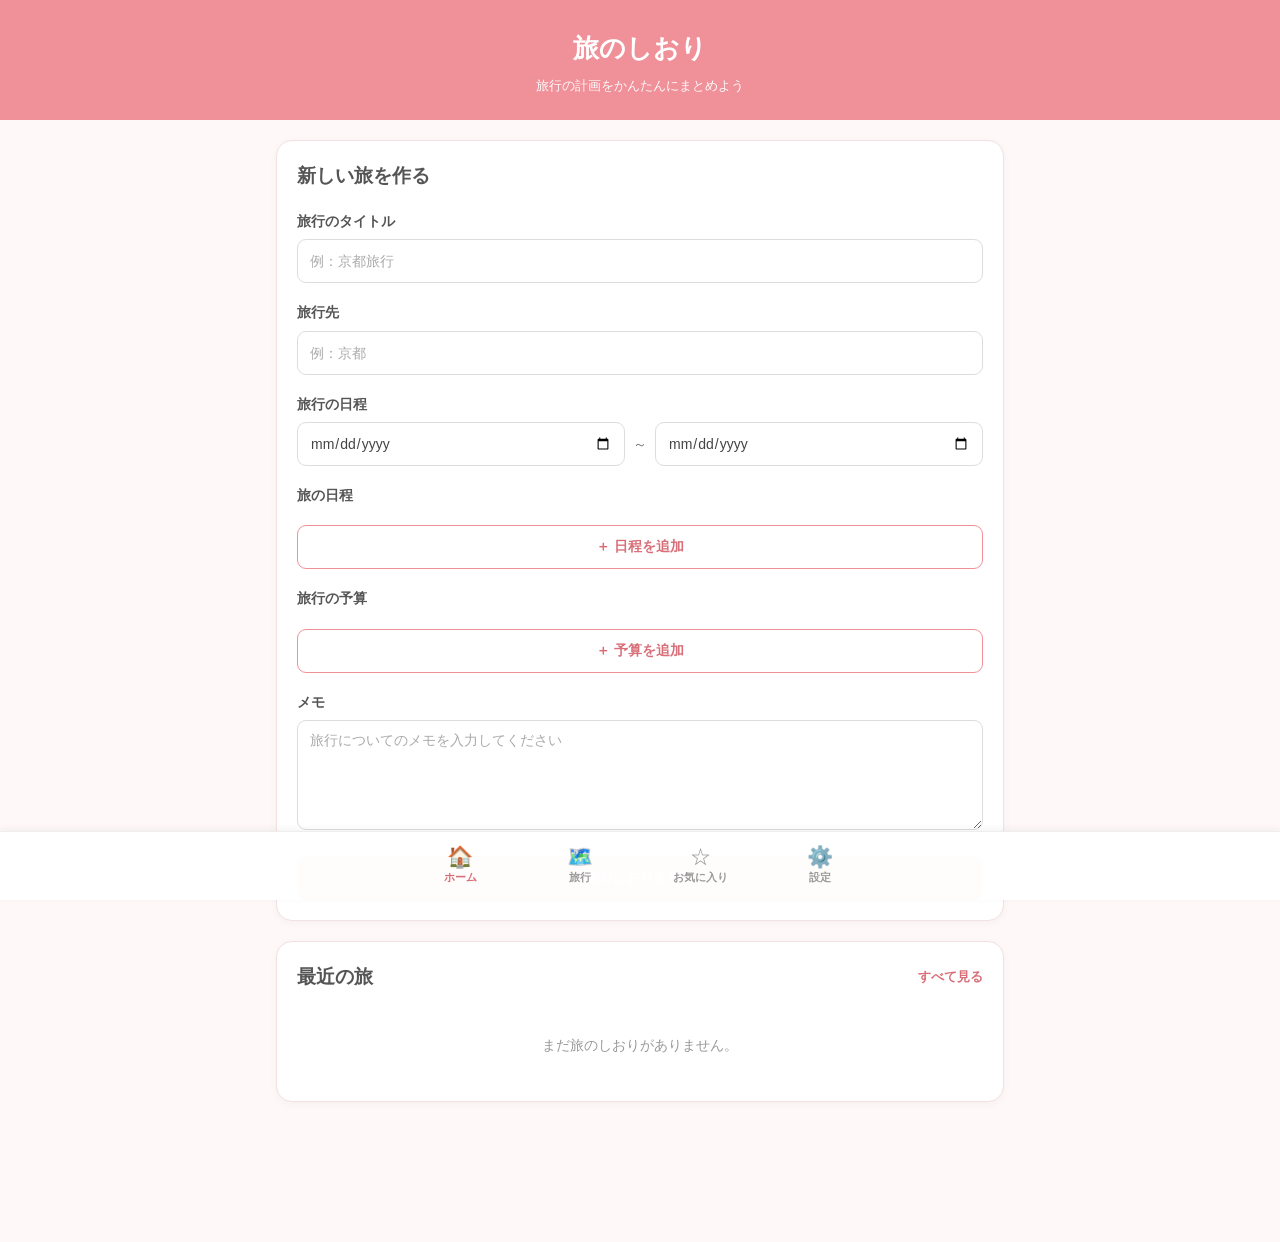
<file: index.html>
<!DOCTYPE html>
<html lang="ja">

<head>

    <meta charset="UTF-8">

    <meta name="viewport" content="width=device-width, initial-scale=1.0">

    <meta name="theme-color" content="#f09199">

    <meta name="description" content="旅行の計画や予定をまとめられる旅のしおりアプリ">

    <title>旅のしおり</title>

    <link rel="manifest" href="manifest.json">

    <link rel="stylesheet" href="style.css">

</head>

<body>

    <!-- =========================================
         ヘッダー
         ========================================= -->

    <header class="app-header">

        <h1>旅のしおり</h1>

        <p>
            旅行の計画をかんたんにまとめよう
        </p>

    </header>


    <!-- =========================================
         メイン
         ========================================= -->

    <main class="main-content">


        <!-- =====================================
             新しい旅を作る
             ===================================== -->

        <section class="content-section">

            <div class="section-title">

                <h2>新しい旅を作る</h2>

            </div>


            <!-- 旅行タイトル -->

            <div class="form-group">

                <label for="trip-title">
                    旅行のタイトル
                </label>

                <input type="text" id="trip-title" placeholder="例：京都旅行">

            </div>


            <!-- 旅行先 -->

            <div class="form-group">

                <label for="destination">
                    旅行先
                </label>

                <input type="text" id="destination" placeholder="例：京都">

            </div>


            <!-- 日程 -->

            <div class="form-group">

                <label>
                    旅行の日程
                </label>

                <div class="date-input-row">

                    <input type="date" id="start-date">

                    <span>～</span>

                    <input type="date" id="end-date">

                </div>

            </div>


            <!-- =================================
                 旅の日程
                 ================================= -->

            <div class="form-group">

                <label>
                    旅の日程
                </label>

                <div id="schedule-list">
                    <!-- 日程をここに追加 -->
                </div>

                <button type="button" class="secondary-button" id="add-schedule-button">
                    ＋ 日程を追加
                </button>

            </div>


            <!-- =================================
                 旅行の予算
                 ================================= -->

            <div class="form-group">

                <label>
                    旅行の予算
                </label>

                <div id="budget-list">
                    <!-- 予算項目をここに追加 -->
                </div>

                <button type="button" class="secondary-button" id="add-budget-button">
                    ＋ 予算を追加
                </button>

            </div>


            <!-- =================================
                 メモ
                 ================================= -->

            <div class="form-group">

                <label for="trip-memo">
                    メモ
                </label>

                <textarea id="trip-memo" rows="5" placeholder="旅行についてのメモを入力してください"></textarea>

            </div>


            <!-- =================================
                 作成ボタン
                 ================================= -->

            <button type="button" class="primary-button" id="create-trip-button">
                旅のしおりを作る
            </button>


        </section>


        <!-- =====================================
             最近の旅
             ===================================== -->

        <section class="content-section">

            <div class="section-header">

                <h2>最近の旅</h2>

                <a href="travel.html" class="section-link">
                    すべて見る
                </a>

            </div>


            <div id="home-trip-list" class="trip-list">
                <!-- 作成した旅行をここに表示 -->
            </div>

        </section>


    </main>


    <!-- =========================================
         下部ナビゲーション
         ========================================= -->

    <nav class="bottom-navigation">

        <a href="index.html" class="nav-item active">

            <span class="nav-icon">🏠</span>

            <span class="nav-label">
                ホーム
            </span>

        </a>


        <a href="travel.html" class="nav-item">

            <span class="nav-icon">🗺️</span>

            <span class="nav-label">
                旅行
            </span>

        </a>


        <a href="favorite.html" class="nav-item">

            <span class="nav-icon">☆</span>

            <span class="nav-label">
                お気に入り
            </span>

        </a>


        <a href="setting.html" class="nav-item">

            <span class="nav-icon">⚙️</span>

            <span class="nav-label">
                設定
            </span>

        </a>

    </nav>


    <!-- =========================================
         JavaScript
         ========================================= -->

    <script src="script.js"></script>


</body>

</html>
</file>
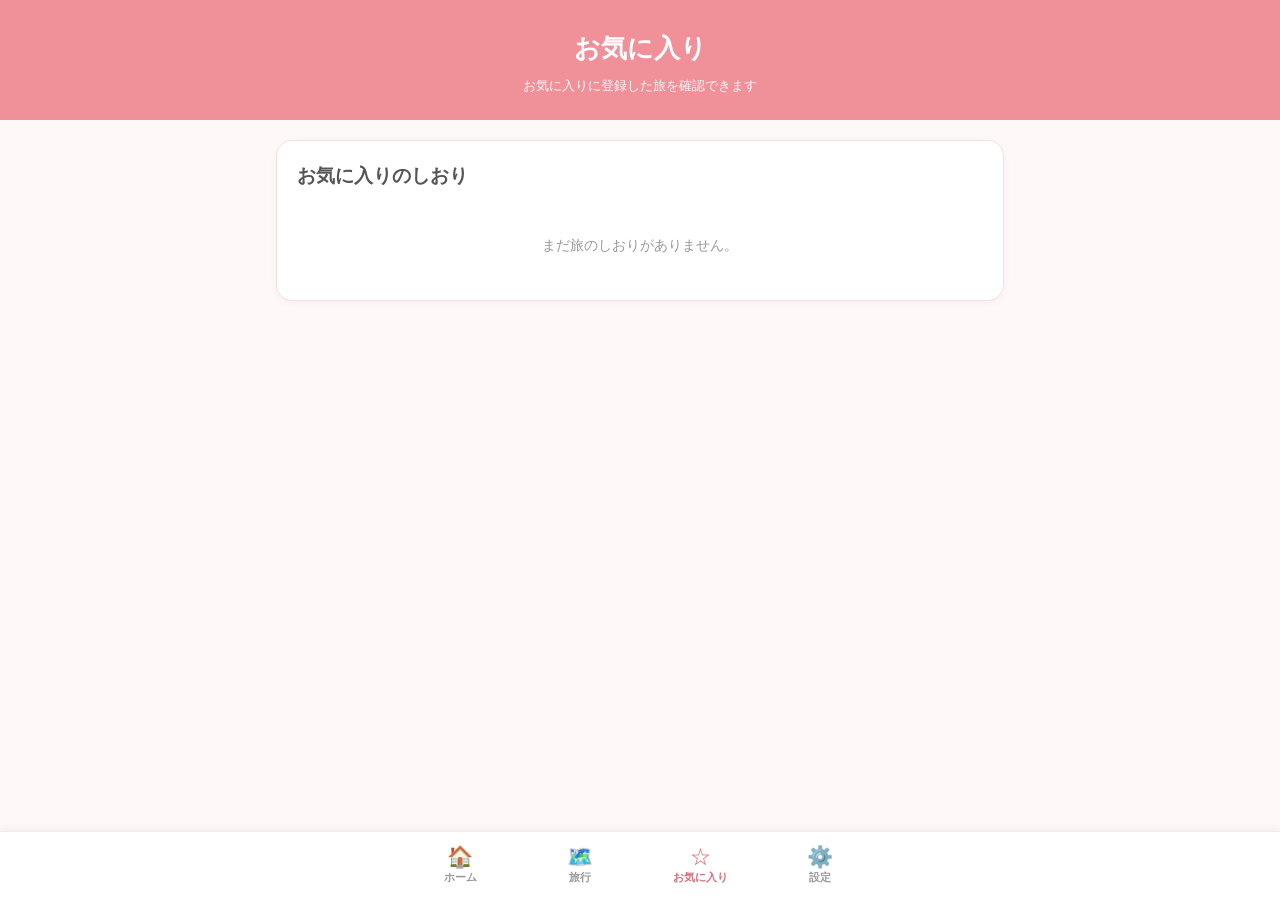
<file: favorite.html>
<!DOCTYPE html>
<html lang="ja">

<head>

    <meta charset="UTF-8">

    <meta name="viewport" content="width=device-width, initial-scale=1.0">

    <meta name="theme-color" content="#f09199">

    <meta name="description" content="お気に入りに登録した旅のしおりを確認できるアプリ">

    <title>お気に入り｜旅のしおり</title>

    <link rel="manifest" href="manifest.json">

    <link rel="stylesheet" href="style.css">

</head>

<body>

    <!-- =========================================
         ヘッダー
         ========================================= -->

    <header class="app-header">

        <h1>お気に入り</h1>

        <p>
            お気に入りに登録した旅を確認できます
        </p>

    </header>


    <!-- =========================================
         メイン
         ========================================= -->

    <main class="main-content">

        <!-- =====================================
             お気に入りのしおり
             ===================================== -->

        <section class="content-section">

            <div class="section-title">

                <h2>お気に入りのしおり</h2>

            </div>


            <div id="favorite-plan-list" class="trip-list">
                <!-- お気に入りのしおりをここに表示 -->
            </div>

        </section>


    </main>


    <!-- =========================================
         下部ナビゲーション
         ========================================= -->

    <nav class="bottom-navigation">

        <a href="index.html" class="nav-item">

            <span class="nav-icon">🏠</span>

            <span class="nav-label">
                ホーム
            </span>

        </a>


        <a href="travel.html" class="nav-item">

            <span class="nav-icon">🗺️</span>

            <span class="nav-label">
                旅行
            </span>

        </a>


        <a href="favorite.html" class="nav-item active">

            <span class="nav-icon">☆</span>

            <span class="nav-label">
                お気に入り
            </span>

        </a>


        <a href="setting.html" class="nav-item">

            <span class="nav-icon">⚙️</span>

            <span class="nav-label">
                設定
            </span>

        </a>

    </nav>


    <!-- =========================================
         JavaScript
         ========================================= -->

    <script src="script.js"></script>


</body>

</html>
</file>
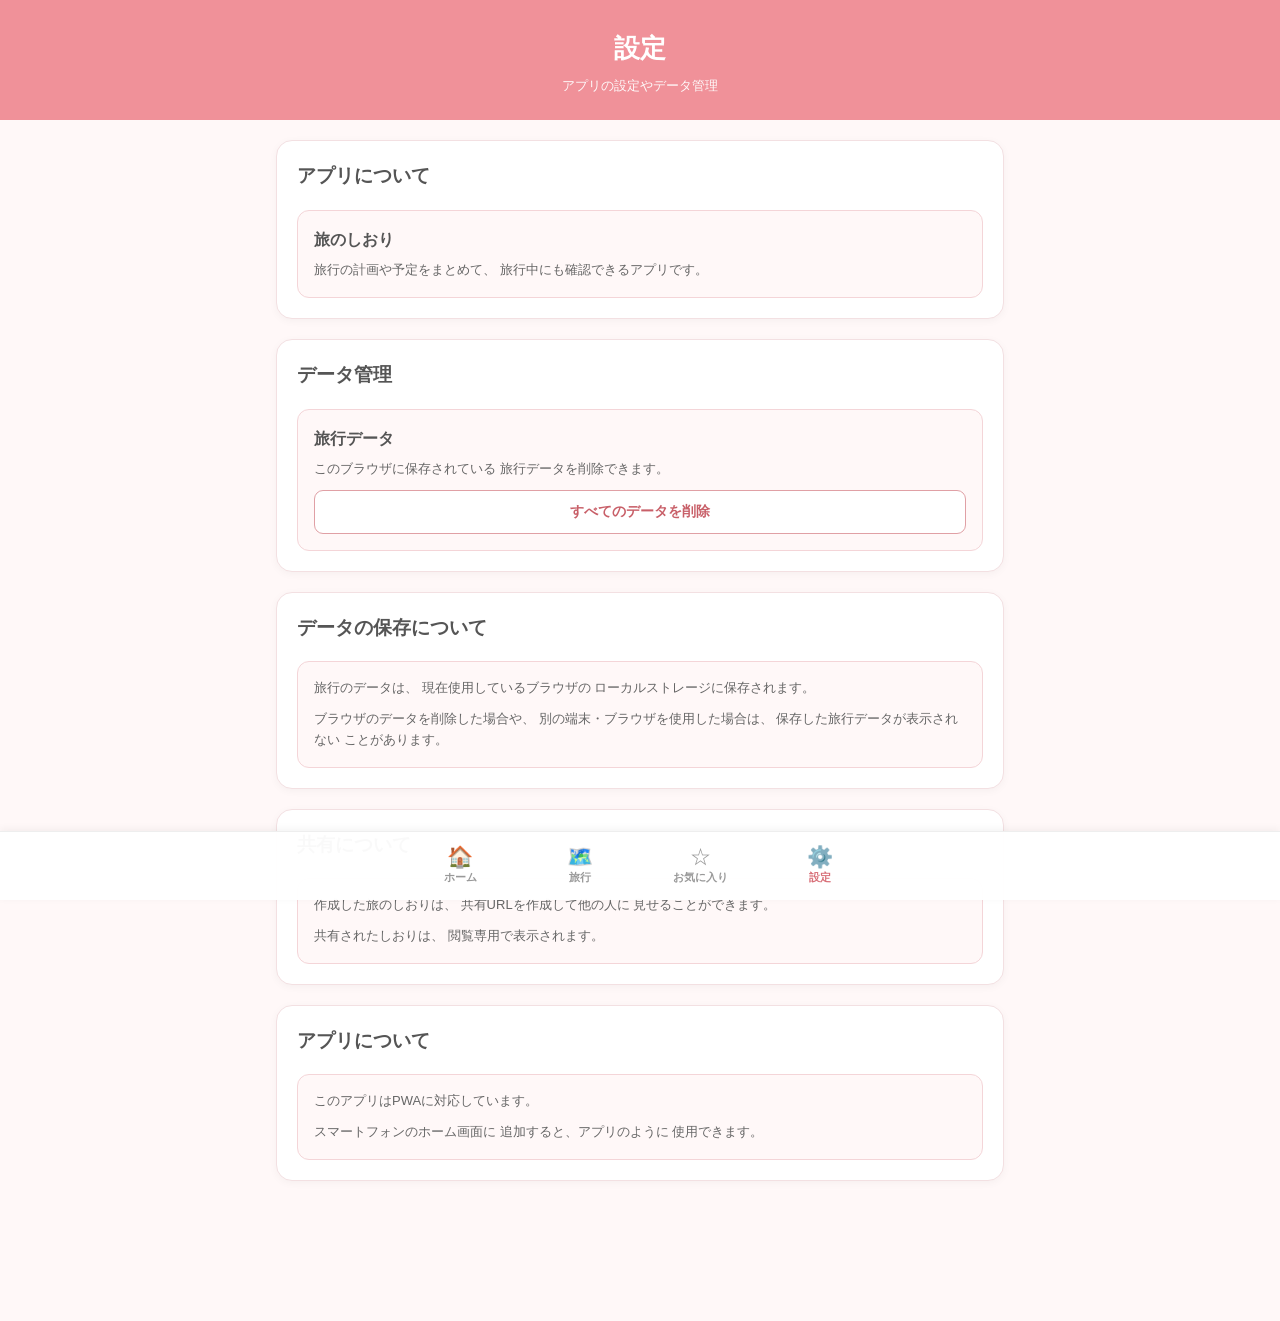
<file: setting.html>
<!DOCTYPE html>
<html lang="ja">

<head>

    <meta charset="UTF-8">

    <meta name="viewport" content="width=device-width, initial-scale=1.0">

    <meta name="theme-color" content="#f09199">

    <meta name="description" content="旅のしおりアプリの設定">

    <title>設定｜旅のしおり</title>

    <link rel="manifest" href="manifest.json">

    <link rel="stylesheet" href="style.css">

</head>

<body>

    <!-- =========================================
         ヘッダー
         ========================================= -->

    <header class="app-header">

        <h1>設定</h1>

        <p>
            アプリの設定やデータ管理
        </p>

    </header>


    <!-- =========================================
         メイン
         ========================================= -->

    <main class="main-content">


        <!-- =====================================
             アプリについて
             ===================================== -->

        <section class="content-section">

            <div class="section-title">

                <h2>アプリについて</h2>

            </div>


            <div class="setting-card">

                <h3>旅のしおり</h3>

                <p>
                    旅行の計画や予定をまとめて、
                    旅行中にも確認できるアプリです。
                </p>

            </div>

        </section>


        <!-- =====================================
             データ管理
             ===================================== -->

        <section class="content-section">

            <div class="section-title">

                <h2>データ管理</h2>

            </div>


            <div class="setting-card">

                <h3>旅行データ</h3>

                <p>
                    このブラウザに保存されている
                    旅行データを削除できます。
                </p>


                <button type="button" class="danger-button" id="delete-all-data-button">
                    すべてのデータを削除
                </button>

            </div>

        </section>


        <!-- =====================================
             保存について
             ===================================== -->

        <section class="content-section">

            <div class="section-title">

                <h2>データの保存について</h2>

            </div>


            <div class="setting-card">

                <p>
                    旅行のデータは、
                    現在使用しているブラウザの
                    ローカルストレージに保存されます。
                </p>

                <p>
                    ブラウザのデータを削除した場合や、
                    別の端末・ブラウザを使用した場合は、
                    保存した旅行データが表示されない
                    ことがあります。
                </p>

            </div>

        </section>


        <!-- =====================================
             共有について
             ===================================== -->

        <section class="content-section">

            <div class="section-title">

                <h2>共有について</h2>

            </div>


            <div class="setting-card">

                <p>
                    作成した旅のしおりは、
                    共有URLを作成して他の人に
                    見せることができます。
                </p>

                <p>
                    共有されたしおりは、
                    閲覧専用で表示されます。
                </p>

            </div>

        </section>


        <!-- =====================================
             PWAについて
             ===================================== -->

        <section class="content-section">

            <div class="section-title">

                <h2>アプリについて</h2>

            </div>


            <div class="setting-card">

                <p>
                    このアプリはPWAに対応しています。
                </p>

                <p>
                    スマートフォンのホーム画面に
                    追加すると、アプリのように
                    使用できます。
                </p>

            </div>

        </section>


    </main>


    <!-- =========================================
         下部ナビゲーション
         ========================================= -->

    <nav class="bottom-navigation">

        <a href="index.html" class="nav-item">

            <span class="nav-icon">🏠</span>

            <span class="nav-label">
                ホーム
            </span>

        </a>


        <a href="travel.html" class="nav-item">

            <span class="nav-icon">🗺️</span>

            <span class="nav-label">
                旅行
            </span>

        </a>


        <a href="favorite.html" class="nav-item">

            <span class="nav-icon">☆</span>

            <span class="nav-label">
                お気に入り
            </span>

        </a>


        <a href="setting.html" class="nav-item active">

            <span class="nav-icon">⚙️</span>

            <span class="nav-label">
                設定
            </span>

        </a>

    </nav>


    <!-- =========================================
         JavaScript
         ========================================= -->

    <script src="script.js"></script>


</body>

</html>
</file>
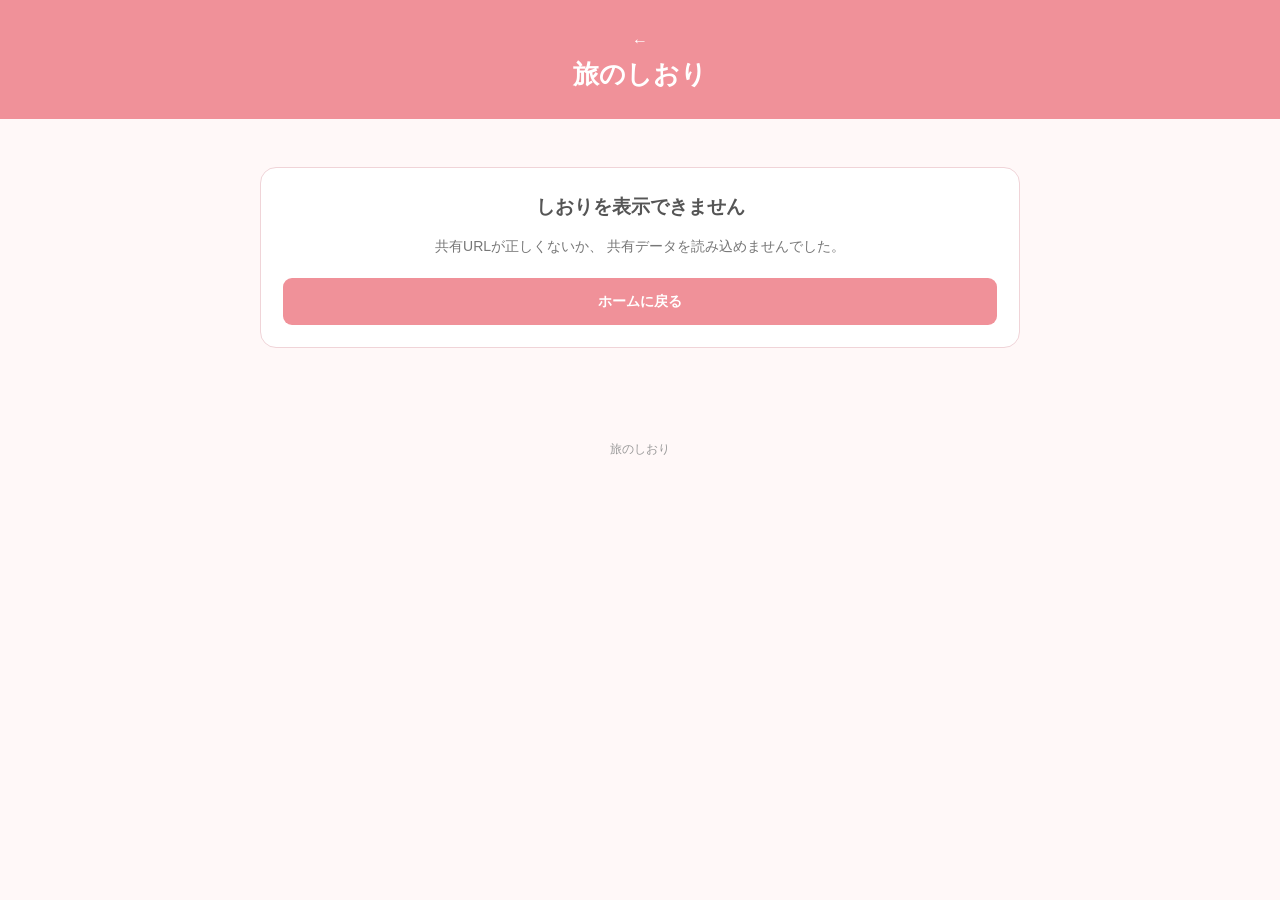
<file: share.html>
<!DOCTYPE html>
<html lang="ja">

<head>
    <meta charset="UTF-8">
    <meta name="viewport" content="width=device-width, initial-scale=1.0">
    <meta name="theme-color" content="#f09199">
    <meta name="description" content="共有された旅のしおりを確認できます。">
    <title>共有された旅のしおり</title>

    <link rel="manifest" href="./manifest.json">
    <link rel="stylesheet" href="./style.css">
</head>

<body class="share-page">

    <!-- ヘッダー -->
    <header class="app-header">
        <div class="header-inner">
            <a href="./index.html" class="header-back" aria-label="ホームへ戻る">
                ←
            </a>
            <h1>旅のしおり</h1>
        </div>
    </header>

    <main class="app-main share-main">

        <!-- 読み込み中 -->
        <div id="share-loading" class="share-message">
            <p>しおりを読み込んでいます……</p>
        </div>

        <!-- 読み込みエラー -->
        <div id="share-error" class="share-message share-error" hidden>
            <h2>しおりを表示できません</h2>
            <p>
                共有URLが正しくないか、
                共有データを読み込めませんでした。
            </p>
            <a href="./index.html" class="primary-button">
                ホームに戻る
            </a>
        </div>

        <!-- 共有されたしおり -->
        <div id="shared-trip-content" hidden>

            <!-- 旅行の基本情報 -->
            <section class="shared-trip-hero">
                <p class="shared-eyebrow">TRAVEL MEMORIES</p>

                <p id="shared-destination" class="shared-destination"></p>

                <h2 id="shared-title" class="shared-trip-title"></h2>

                <p id="shared-date" class="shared-trip-date"></p>

                <div class="shared-readonly-label">
                    共有されたしおり
                </div>
            </section>

            <!-- 日程 -->
            <section class="content-section shared-section">
                <div class="section-title">
                    <h2>旅の日程</h2>
                    <p>旅行の予定を確認しましょう</p>
                </div>

                <div id="shared-schedule-list" class="shared-schedule-list"></div>
            </section>

            <!-- 予算 -->
            <section class="content-section shared-section">
                <div class="section-title">
                    <h2>旅行の予算</h2>
                    <p>旅行にかかる費用のメモ</p>
                </div>

                <div id="shared-budget-list" class="shared-budget-list"></div>

                <div id="shared-budget-total" class="shared-budget-total"></div>
            </section>

            <!-- メモ -->
            <section id="shared-memo-section" class="content-section shared-section" hidden>
                <div class="section-title">
                    <h2>旅行メモ</h2>
                </div>

                <div id="shared-memo" class="shared-memo"></div>
            </section>

            <!-- 共有について -->
            <section class="share-info-card">
                <h2>このしおりについて</h2>
                <p>
                    このページは共有された旅のしおりです。
                </p>
                <p>
                    共有先では内容を編集できません。
                </p>

                <a href="./index.html" class="primary-button">
                    自分のしおりを作る
                </a>
            </section>

        </div>
    </main>

    <footer class="app-footer">
        <p>旅のしおり</p>
    </footer>

    <script>
        "use strict";

        // HTMLに表示する文字列を安全に変換
        function escapeHTML(value) {
            if (value === null || value === undefined) {
                return "";
            }

            return String(value)
                .replace(/&/g, "&amp;")
                .replace(/</g, "&lt;")
                .replace(/>/g, "&gt;")
                .replace(/"/g, "&quot;")
                .replace(/'/g, "&#039;");
        }

        // 共有URLからデータを取得
        function getSharedTrip() {
            const params = new URLSearchParams(
                window.location.search
            );

            const encodedData = params.get("data");

            if (!encodedData) {
                return null;
            }

            try {
                const base64 = encodedData
                    .replace(/-/g, "+")
                    .replace(/_/g, "/");

                const padding =
                    "=".repeat((4 - base64.length % 4) % 4);

                const binary = atob(base64 + padding);

                const bytes = Uint8Array.from(
                    binary,
                    character => character.charCodeAt(0)
                );

                const json = new TextDecoder().decode(bytes);

                return JSON.parse(json);
            } catch (error) {
                console.error(
                    "共有データの読み込みに失敗しました。",
                    error
                );
                return null;
            }
        }

        // 日付を表示
        function formatDate(dateString) {
            if (!dateString) {
                return "";
            }

            const parts = String(dateString).split("-");

            if (parts.length !== 3) {
                return escapeHTML(dateString);
            }

            return `${escapeHTML(parts[0])}年${Number(parts[1])}月${Number(parts[2])}日`;
        }

        function formatDateRange(startDate, endDate) {
            if (!startDate && !endDate) {
                return "日程未設定";
            }

            if (startDate && endDate && startDate === endDate) {
                return formatDate(startDate);
            }

            if (startDate && endDate) {
                return `${formatDate(startDate)} ～ ${formatDate(endDate)}`;
            }

            return formatDate(startDate || endDate);
        }

        // 金額を表示
        function formatMoney(value) {
            const amount = Number(value);

            if (!Number.isFinite(amount)) {
                return "金額未設定";
            }

            return `${amount.toLocaleString("ja-JP")}円`;
        }

        // 配列以外の値を安全に空配列にする
        function asArray(value) {
            return Array.isArray(value) ? value : [];
        }

        // 旅行の基本情報を表示
        function displayTripInfo(trip) {
            document.getElementById("shared-title").textContent =
                trip.title || "タイトル未設定";

            document.getElementById("shared-destination").textContent =
                trip.destination || "旅行先未設定";

            document.getElementById("shared-date").textContent =
                formatDateRange(trip.startDate, trip.endDate);
        }

        // 日程を表示
        function displaySchedules(schedules) {
            const container = document.getElementById(
                "shared-schedule-list"
            );

            const typeIcons = {
                "出発": "🚩",
                "移動": "🚃",
                "観光": "📍",
                "食事": "🍴",
                "ホテル": "🏨",
                "その他": "📌"
            };

            if (schedules.length === 0) {
                container.innerHTML =
                    '<p class="empty-message">日程はまだ登録されていません。</p>';
                return;
            }

            container.innerHTML = schedules.map((schedule, index) => {
                const type = schedule.type || "その他";
                const icon = typeIcons[type] || "📌";

                const time = schedule.time || "";
                const place = schedule.place || schedule.name || "";
                const detail = schedule.detail || "";
                const memo = schedule.memo || "";

                return `
                    <article class="shared-schedule-card">
                        <div class="shared-schedule-number">
                            ${index + 1}
                        </div>

                        <div class="shared-schedule-body">
                            <div class="shared-schedule-type">
                                <span>${icon}</span>
                                <span>${escapeHTML(type)}</span>
                            </div>

                            ${time
                        ? `<p class="shared-schedule-time">${escapeHTML(time)}</p>`
                        : ""
                    }

                            ${place
                        ? `<h3 class="shared-schedule-place">${escapeHTML(place)}</h3>`
                        : ""
                    }

                            ${detail
                        ? `<p class="shared-schedule-detail">${escapeHTML(detail)}</p>`
                        : ""
                    }

                            ${memo
                        ? `<p class="shared-schedule-memo">${escapeHTML(memo)}</p>`
                        : ""
                    }
                        </div>
                    </article>
                `;
            }).join("");
        }

        // 予算を表示
        function displayBudgets(budgets) {
            const container = document.getElementById(
                "shared-budget-list"
            );

            const totalContainer = document.getElementById(
                "shared-budget-total"
            );

            if (budgets.length === 0) {
                container.innerHTML =
                    '<p class="empty-message">予算はまだ登録されていません。</p>';

                totalContainer.textContent = "合計：0円";
                return;
            }

            let total = 0;

            container.innerHTML = budgets.map(budget => {
                const category =
                    budget.category || budget.name || "その他";

                const amount = Number(budget.amount);
                const validAmount = Number.isFinite(amount) ? amount : 0;

                total += validAmount;

                return `
                    <div class="shared-budget-row">
                        <span class="shared-budget-category">
                            ${escapeHTML(category)}
                        </span>
                        <span class="shared-budget-amount">
                            ${formatMoney(validAmount)}
                        </span>
                    </div>
                `;
            }).join("");

            totalContainer.innerHTML = `
                <span>予算合計</span>
                <strong>${formatMoney(total)}</strong>
            `;
        }

        // メモを表示
        function displayMemo(memo) {
            const section = document.getElementById(
                "shared-memo-section"
            );

            const memoContainer = document.getElementById(
                "shared-memo"
            );

            if (!memo || !String(memo).trim()) {
                section.hidden = true;
                return;
            }

            section.hidden = false;
            memoContainer.textContent = String(memo);
        }

        // 画面全体を表示
        function displaySharedTrip() {
            const loading = document.getElementById("share-loading");
            const error = document.getElementById("share-error");
            const content = document.getElementById(
                "shared-trip-content"
            );

            const trip = getSharedTrip();

            loading.hidden = true;

            if (!trip || typeof trip !== "object") {
                error.hidden = false;
                content.hidden = true;
                return;
            }

            displayTripInfo(trip);
            displaySchedules(asArray(trip.schedules));
            displayBudgets(asArray(trip.budgets));
            displayMemo(trip.memo);

            error.hidden = true;
            content.hidden = false;
        }

        document.addEventListener(
            "DOMContentLoaded",
            displaySharedTrip
        );
    </script>
</body>

</html>
</file>
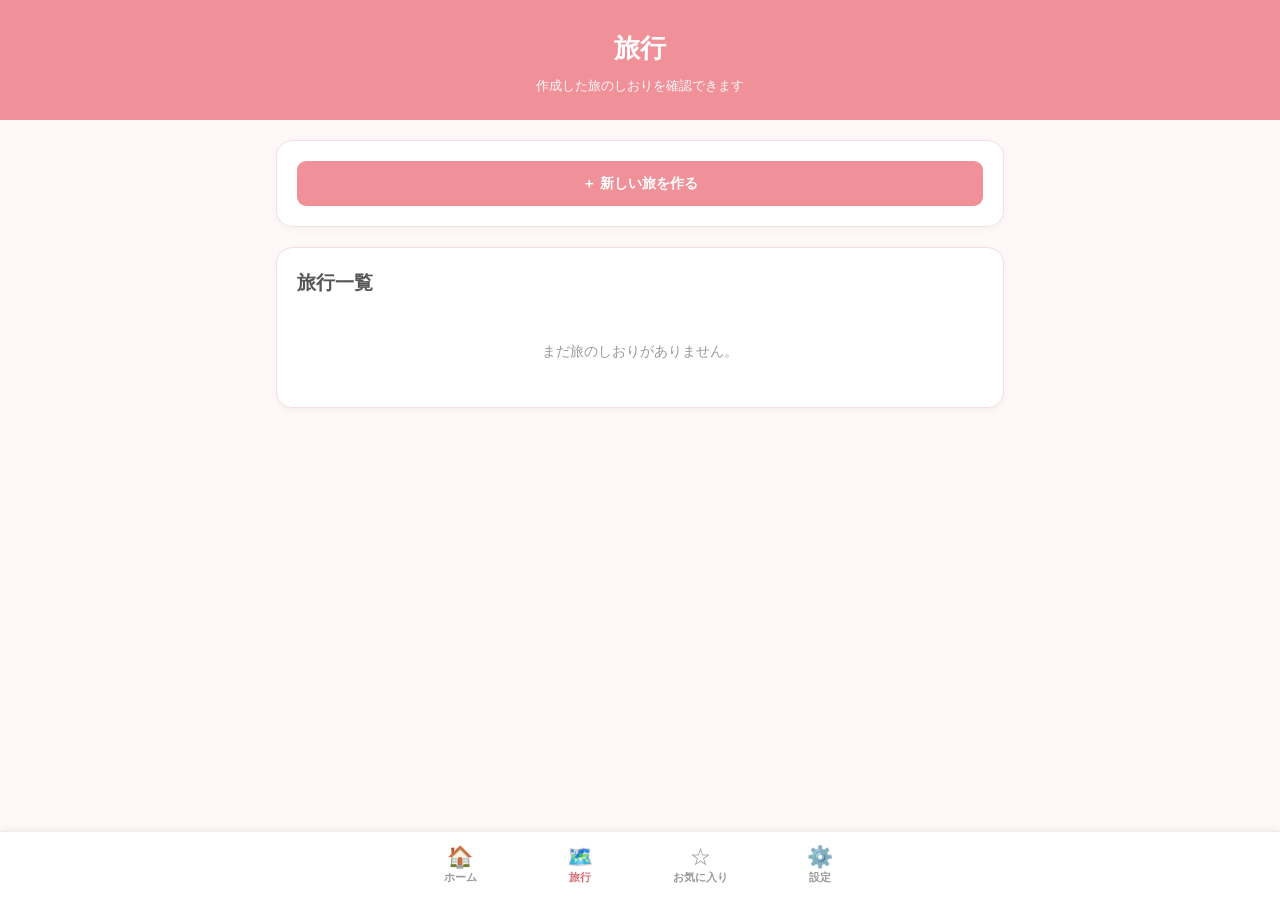
<file: travel.html>
<!DOCTYPE html>
<html lang="ja">

<head>
    <meta charset="UTF-8">
    <meta name="viewport" content="width=device-width, initial-scale=1.0">
    <meta name="theme-color" content="#f09199">
    <meta name="description" content="作成した旅行の一覧を確認できる旅のしおりアプリ">

    <title>旅行｜旅のしおり</title>

    <link rel="manifest" href="manifest.json">
    <link rel="stylesheet" href="style.css">
</head>

<body>

    <!-- ヘッダー -->
    <header class="app-header">
        <h1>旅行</h1>
        <p>作成した旅のしおりを確認できます</p>
    </header>

    <!-- メイン -->
    <main class="main-content">

        <!-- 新しい旅を作る -->
        <section class="content-section" id="new-trip-section">
            <a href="index.html" class="primary-button new-trip-link">
                ＋ 新しい旅を作る
            </a>
        </section>

        <!-- 旅行一覧 -->
        <section class="content-section" id="trip-list-section">
            <div class="section-title">
                <h2>旅行一覧</h2>
            </div>

            <div id="travel-trip-list" class="trip-list">
                <!-- 作成した旅行をJavaScriptで表示 -->
            </div>
        </section>

        <!-- 旅行詳細 -->
        <section class="content-section trip-detail-section" id="trip-detail-section" hidden aria-live="polite">
            <div class="trip-detail-header">
                <button type="button" id="close-trip-detail" class="secondary-button">
                    ← 一覧に戻る
                </button>
            </div>

            <div id="trip-detail-content">
                <!-- 選択した旅行の詳細を表示 -->
            </div>
        </section>

    </main>

    <!-- 下部ナビゲーション：全画面共通 -->
    <nav class="bottom-navigation" aria-label="メインナビゲーション">

        <a href="index.html" class="nav-item">
            <span class="nav-icon">🏠</span>
            <span class="nav-label">ホーム</span>
        </a>

        <a href="travel.html" class="nav-item active" aria-current="page">
            <span class="nav-icon">🗺️</span>
            <span class="nav-label">旅行</span>
        </a>

        <a href="favorite.html" class="nav-item">
            <span class="nav-icon">☆</span>
            <span class="nav-label">お気に入り</span>
        </a>

        <a href="setting.html" class="nav-item">
            <span class="nav-icon">⚙️</span>
            <span class="nav-label">設定</span>
        </a>

    </nav>

    <script src="script.js"></script>

    <!-- 詳細画面と一覧画面の切り替え -->
    <script>
        document.addEventListener("DOMContentLoaded", function () {
            const closeButton = document.getElementById("close-trip-detail");
            const detailSection = document.getElementById("trip-detail-section");
            const listSection = document.getElementById("trip-list-section");
            const newTripSection = document.getElementById("new-trip-section");

            if (closeButton && detailSection && listSection) {
                closeButton.addEventListener("click", function () {
                    detailSection.hidden = true;
                    listSection.hidden = false;

                    if (newTripSection) {
                        newTripSection.hidden = false;
                    }

                    listSection.scrollIntoView({
                        behavior: "smooth",
                        block: "start"
                    });
                });
            }
        });
    </script>

</body>

</html>
</file>
<file: style.css>
@charset "UTF-8";

/* =========================================================
   基本設定
   ========================================================= */

* {
    box-sizing: border-box;
}

html {
    margin: 0;
    padding: 0;

    background: #fff8f8;
}

body {
    margin: 0;
    padding: 0;

    padding-bottom: 90px;

    background: #fff8f8;
    color: #444;

    font-family:
        -apple-system,
        BlinkMacSystemFont,
        "Helvetica Neue",
        "Yu Gothic",
        "YuGothic",
        "Meiryo",
        sans-serif;

    line-height: 1.6;
}

/* =========================================================
   共通リンク
   ========================================================= */

a {
    color: inherit;
    text-decoration: none;
}

/* =========================================================
   ヘッダー
   ========================================================= */

.app-header {
    padding: 28px 20px 24px;

    background: #f09199;

    color: #fff;

    text-align: center;
}

.app-header h1 {
    margin: 0;

    font-size: 26px;
    font-weight: 700;
}

.app-header p {
    margin: 6px 0 0;

    font-size: 13px;

    opacity: 0.95;
}

/* =========================================================
   メイン
   ========================================================= */

.main-content {
    width: 100%;
    max-width: 760px;

    margin: 0 auto;

    padding: 20px 16px 30px;
}

/* =========================================================
   セクション
   ========================================================= */

.content-section {
    margin-bottom: 20px;

    padding: 20px;

    background: #fff;

    border: 1px solid #f3e0e2;
    border-radius: 16px;

    box-shadow:
        0 2px 8px rgba(0, 0, 0, 0.04);
}

.section-title,
.section-header {
    display: flex;

    align-items: center;
    justify-content: space-between;

    gap: 10px;

    margin-bottom: 18px;
}

.section-title h2,
.section-header h2 {
    margin: 0;

    color: #555;

    font-size: 19px;
    font-weight: 700;
}

.section-link {
    color: #d86f78;

    font-size: 13px;
    font-weight: 600;
}

/* =========================================================
   フォーム
   ========================================================= */

.form-group {
    margin-bottom: 18px;
}

.form-group:last-child {
    margin-bottom: 0;
}

.form-group label {
    display: block;

    margin-bottom: 7px;

    color: #555;

    font-size: 14px;
    font-weight: 600;
}

.form-group input[type="text"],
.form-group input[type="date"],
.form-group input[type="number"],
.form-group input[type="time"],
.form-group select,
.form-group textarea {
    width: 100%;

    padding: 11px 12px;

    border: 1px solid #ddd;
    border-radius: 9px;

    background: #fff;
    color: #444;

    font-family: inherit;
    font-size: 14px;

    outline: none;

    transition:
        border-color 0.2s,
        box-shadow 0.2s;
}

.form-group input[type="text"],
.form-group input[type="date"],
.form-group input[type="number"],
.form-group input[type="time"],
.form-group select {
    min-height: 44px;
}

.form-group textarea {
    resize: vertical;

    min-height: 110px;
}

.form-group input:focus,
.form-group select:focus,
.form-group textarea:focus {
    border-color: #f09199;

    box-shadow:
        0 0 0 2px rgba(240, 145, 153, 0.15);
}

.form-group input::placeholder,
.form-group textarea::placeholder {
    color: #aaa;
}

/* =========================================================
   日付入力
   ========================================================= */

.date-input-row {
    display: flex;

    align-items: center;

    gap: 8px;
}

.date-input-row input {
    flex: 1;

    min-width: 0;
}

.date-input-row span {
    flex-shrink: 0;

    color: #777;

    font-size: 14px;
}

/* =========================================================
   ボタン共通
   ========================================================= */

button {
    font-family: inherit;
}

.primary-button,
.secondary-button,
.danger-button {
    display: inline-flex;

    align-items: center;
    justify-content: center;

    min-height: 44px;

    padding: 11px 16px;

    border-radius: 9px;

    font-size: 14px;
    font-weight: 600;

    cursor: pointer;

    transition:
        background 0.2s,
        border-color 0.2s,
        transform 0.1s;
}

.primary-button {
    width: 100%;

    border: none;

    background: #f09199;
    color: #fff;
}

.primary-button:hover {
    background: #e67f88;
}

.primary-button:active,
.secondary-button:active,
.danger-button:active {
    transform: scale(0.98);
}

.secondary-button {
    width: 100%;

    border: 1px solid #f09199;

    background: #fff;
    color: #d86f78;
}

.secondary-button:hover {
    background: #fff4f5;
}

.danger-button {
    width: 100%;

    border: 1px solid #e0a0a5;

    background: #fff;
    color: #c85f68;
}

.danger-button:hover {
    background: #fff4f5;
}

/* =========================================================
   新しい旅を作るリンク
   ========================================================= */

.new-trip-link {
    text-decoration: none;
}

/* =========================================================
   日程入力
   ========================================================= */

#schedule-list {
    display: flex;

    flex-direction: column;

    gap: 14px;

    margin-bottom: 12px;
}

.schedule-form {
    padding: 16px;

    background: #fff8f8;

    border: 1px solid #f4d5d8;
    border-radius: 14px;
}

.schedule-form .form-group {
    margin-bottom: 14px;
}

.schedule-form .form-group:last-of-type {
    margin-bottom: 0;
}

.schedule-form label {
    display: block;

    margin-bottom: 6px;

    color: #555;

    font-size: 13px;
    font-weight: 600;
}

.schedule-form input,
.schedule-form select {
    width: 100%;

    height: 44px;

    padding: 10px 12px;

    border: 1px solid #ddd;
    border-radius: 9px;

    background: #fff;
    color: #444;

    font-family: inherit;
    font-size: 14px;

    outline: none;
}

.schedule-form input:focus,
.schedule-form select:focus {
    border-color: #f09199;

    box-shadow:
        0 0 0 2px rgba(240, 145, 153, 0.15);
}

.schedule-delete-button {
    width: 100%;

    margin-top: 14px;

    padding: 10px;

    border: 1px solid #ddd;
    border-radius: 9px;

    background: #fff;
    color: #777;

    font-family: inherit;
    font-size: 13px;

    cursor: pointer;
}

.schedule-delete-button:hover {
    background: #f7f7f7;

    border-color: #ccc;
}

/* =========================================================
   予算入力
   ========================================================= */

#budget-list {
    display: flex;

    flex-direction: column;

    gap: 12px;

    margin-bottom: 12px;
}

.budget-form {
    padding: 16px;

    background: #fff8f8;

    border: 1px solid #f4d5d8;
    border-radius: 14px;
}

.budget-input-row {
    display: flex;

    align-items: center;

    width: 100%;

    gap: 10px;
}

.budget-category {
    flex: 1;

    min-width: 0;

    height: 44px;

    padding: 10px 12px;

    border: 1px solid #ddd;
    border-radius: 9px;

    background: #fff;
    color: #444;

    font-family: inherit;
    font-size: 14px;

    outline: none;
}

.budget-amount {
    flex: 1;

    min-width: 0;

    height: 44px;

    padding: 10px 12px;

    border: 1px solid #ddd;
    border-radius: 9px;

    background: #fff;
    color: #444;

    text-align: right;

    font-family: inherit;
    font-size: 14px;

    outline: none;
}

.budget-input-row span {
    flex-shrink: 0;

    color: #666;

    font-size: 14px;
}

.budget-category:focus,
.budget-amount:focus {
    border-color: #f09199;

    box-shadow:
        0 0 0 2px rgba(240, 145, 153, 0.15);
}

.budget-delete-button {
    width: 100%;

    margin-top: 10px;

    padding: 9px;

    border: 1px solid #ddd;
    border-radius: 9px;

    background: #fff;
    color: #777;

    font-family: inherit;
    font-size: 13px;

    cursor: pointer;
}

.budget-delete-button:hover {
    background: #f7f7f7;

    border-color: #ccc;
}

/* =========================================================
   旅行一覧
   ========================================================= */

.trip-list {
    display: flex;

    flex-direction: column;

    gap: 14px;
}

.trip-card {
    padding: 16px;

    background: #fff;

    border: 1px solid #f1dfe1;
    border-radius: 14px;

    box-shadow:
        0 2px 6px rgba(0, 0, 0, 0.03);
}

.trip-card-header {
    display: flex;

    align-items: flex-start;
    justify-content: space-between;

    gap: 10px;
}

.trip-card-header h3 {
    margin: 0;

    color: #444;

    font-size: 18px;
}

.trip-card-header p {
    margin: 4px 0 0;

    color: #777;

    font-size: 13px;
}

.favorite-button {
    flex-shrink: 0;

    width: 40px;
    height: 40px;

    padding: 0;

    border: none;
    border-radius: 50%;

    background: #fff4f5;

    color: #e58a91;

    font-size: 22px;

    cursor: pointer;
}

.favorite-button:hover {
    background: #ffecef;
}

.trip-date {
    margin: 12px 0 0;

    color: #666;

    font-size: 13px;
}

.trip-card .trip-memo {
    display: block;
    width: 100%;
    box-sizing: border-box;

    margin: 10px 0 0;
    padding: 10px;

    background: #fff8f8;
    border-radius: 8px;

    color: #666;
    font-size: 13px;

    text-align: left;
    white-space: pre-wrap;
}

.trip-summary {
    display: flex;

    flex-wrap: wrap;

    gap: 8px;

    margin-top: 12px;
}

.trip-summary span {
    padding: 5px 9px;

    background: #fff4f5;

    border-radius: 20px;

    color: #777;

    font-size: 12px;
}

/* =========================================================
   旅行カードのボタン
   ========================================================= */

.trip-card-buttons {
    display: flex;

    flex-wrap: wrap;

    gap: 8px;

    margin-top: 16px;
}

.trip-card-buttons button {
    flex: 1;

    min-width: 90px;

    padding: 10px 12px;

    border-radius: 9px;

    font-family: inherit;
    font-size: 13px;

    cursor: pointer;
}

.view-trip-button {
    border: none;

    background: #f09199;
    color: #fff;
}

.view-trip-button:hover {
    background: #e67f88;
}

.edit-trip-button {
    border: 1px solid #f09199;

    background: #fff;
    color: #d86f78;
}

.edit-trip-button:hover {
    background: #fff4f5;
}

.share-trip-button {
    border: 1px solid #ddd;

    background: #fff;
    color: #666;
}

.share-trip-button:hover {
    background: #f7f7f7;
}

.delete-trip-button {
    border: 1px solid #ddd;

    background: #fff;
    color: #777;
}

.delete-trip-button:hover {
    background: #f7f7f7;
}

/* =========================================================
   空の一覧
   ========================================================= */

.empty-message {
    margin: 0;

    padding: 24px 12px;

    color: #999;

    font-size: 14px;

    text-align: center;
}

/* =========================================================
   編集モード
   ========================================================= */

#cancel-edit-button {
    width: 100%;

    margin-top: 10px;

    padding: 12px 16px;

    border: 1px solid #ddd;
    border-radius: 10px;

    background: #fff;
    color: #666;

    font-family: inherit;
    font-size: 14px;

    cursor: pointer;
}

#cancel-edit-button:hover {
    background: #f8f8f8;

    border-color: #ccc;
}

/* =========================================================
   設定ページ
   ========================================================= */

.setting-card {
    padding: 16px;

    background: #fff8f8;

    border: 1px solid #f4d5d8;
    border-radius: 12px;
}

.setting-card h3 {
    margin: 0 0 8px;

    color: #555;

    font-size: 16px;
}

.setting-card p {
    margin: 0 0 10px;

    color: #666;

    font-size: 13px;
}

.setting-card p:last-child {
    margin-bottom: 0;
}

/* =========================================================
   共有ページ
   ========================================================= */

.share-message {
    padding: 20px;

    text-align: center;
}

.share-message h2 {
    margin: 0 0 10px;

    color: #555;

    font-size: 19px;
}

.share-message p {
    margin: 0 0 18px;

    color: #777;

    font-size: 14px;
}

.error-message {
    color: #777;
}

.shared-trip-header {
    text-align: center;
}

.shared-destination {
    margin: 0 0 4px;

    color: #d86f78;

    font-size: 14px;
    font-weight: 600;
}

.shared-trip-title {
    margin: 0;

    color: #444;

    font-size: 25px;
}

.shared-trip-date {
    margin: 8px 0 0;

    color: #777;

    font-size: 14px;
}

/* =========================================================
   共有日程
   ========================================================= */

.shared-schedule-list {
    display: flex;

    flex-direction: column;

    gap: 12px;
}

.shared-schedule-card {
    display: flex;

    gap: 12px;

    padding: 15px;

    background: #fff8f8;

    border: 1px solid #f4d5d8;
    border-radius: 12px;
}

.shared-schedule-number {
    display: flex;

    align-items: center;
    justify-content: center;

    flex-shrink: 0;

    width: 32px;
    height: 32px;

    border-radius: 50%;

    background: #f09199;
    color: #fff;

    font-size: 13px;
    font-weight: 700;
}

.shared-schedule-content {
    flex: 1;

    min-width: 0;
}

.shared-schedule-top {
    display: flex;

    align-items: center;
    justify-content: space-between;

    gap: 8px;

    margin-bottom: 5px;
}

.shared-schedule-type {
    color: #d86f78;

    font-size: 13px;
    font-weight: 600;
}

.shared-schedule-time {
    color: #666;

    font-size: 13px;
    font-weight: 600;
}

.shared-schedule-content h3 {
    margin: 0 0 4px;

    color: #444;

    font-size: 16px;
}

.shared-schedule-content p {
    margin: 3px 0;

    color: #666;

    font-size: 13px;

    white-space: pre-wrap;
}

.shared-schedule-content .shared-schedule-memo {
    margin-top: 8px;

    color: #888;

    font-size: 12px;

    text-align: left;
}

/* =========================================================
   共有予算
   ========================================================= */

.shared-budget-list {
    display: flex;

    flex-direction: column;

    gap: 8px;
}

.shared-budget-item {
    display: flex;

    align-items: center;
    justify-content: space-between;

    gap: 10px;

    padding: 11px 12px;

    border-bottom: 1px solid #f2e5e6;

    color: #555;

    font-size: 14px;
}

.shared-budget-item:last-child {
    border-bottom: none;
}

.shared-budget-item strong {
    color: #555;

    white-space: nowrap;
}

.shared-budget-total {
    display: flex;

    align-items: center;
    justify-content: space-between;

    margin-top: 12px;

    padding: 14px;

    border-radius: 10px;

    background: #fff0f2;

    color: #555;

    font-size: 15px;
    font-weight: 700;
}

.shared-budget-total strong {
    color: #d86f78;

    font-size: 18px;
}

/* =========================================================
   共有メモ
   ========================================================= */

.shared-memo {
    padding: 14px;

    background: #fff8f8;

    border: 1px solid #f4d5d8;
    border-radius: 10px;

    color: #666;

    font-size: 14px;

    white-space: pre-wrap;

    text-align: left;
}

/* =========================================================
   共有情報
   ========================================================= */

.share-info-card {
    padding: 18px;

    background: #fff8f8;

    border: 1px solid #f4d5d8;
    border-radius: 12px;

    text-align: center;
}

.share-info-card h2 {
    margin: 0 0 8px;

    color: #555;

    font-size: 17px;
}

.share-info-card p {
    margin: 5px 0;

    color: #777;

    font-size: 13px;
}

/* =========================================================
   フッター
   ========================================================= */

.app-footer {
    padding: 20px;

    color: #999;

    text-align: center;

    font-size: 12px;
}

.app-footer p {
    margin: 0 0 5px;
}

.app-footer a {
    color: #d86f78;
}

/* =========================================================
   下部ナビゲーション
   ========================================================= */

.bottom-navigation {
    position: fixed;

    right: 0;
    bottom: 0;
    left: 0;

    z-index: 1000;

    display: flex;

    justify-content: center;

    background: rgba(255, 255, 255, 0.97);

    border-top: 1px solid #eee;

    box-shadow:
        0 -2px 8px rgba(0, 0, 0, 0.05);
}

.nav-item {
    display: flex;

    flex: 1;

    flex-direction: column;

    align-items: center;
    justify-content: center;

    max-width: 120px;

    min-height: 68px;

    padding: 7px 4px;

    color: #999;

    text-align: center;
}

.nav-item.active {
    color: #d86f78;
}

.nav-icon {
    display: block;

    margin-bottom: 2px;

    font-size: 21px;

    line-height: 1;
}

.nav-label {
    font-size: 11px;
    font-weight: 600;
}

/* =========================================================
   スマートフォン
   ========================================================= */

@media (max-width: 600px) {

    body {
        padding-bottom: 82px;
    }

    .app-header {
        padding: 23px 16px 20px;
    }

    .app-header h1 {
        font-size: 23px;
    }

    .app-header p {
        font-size: 12px;
    }

    .main-content {
        padding: 14px 12px 25px;
    }

    .content-section {
        margin-bottom: 14px;

        padding: 15px;

        border-radius: 14px;
    }

    .section-title,
    .section-header {
        margin-bottom: 14px;
    }

    .section-title h2,
    .section-header h2 {
        font-size: 17px;
    }

    .form-group {
        margin-bottom: 15px;
    }

    .form-group label {
        font-size: 13px;
    }

    .form-group input[type="text"],
    .form-group input[type="date"],
    .form-group input[type="number"],
    .form-group input[type="time"],
    .form-group select {
        min-height: 42px;

        padding: 9px 10px;

        font-size: 13px;
    }

    .form-group textarea {
        font-size: 13px;
    }

    .date-input-row {
        gap: 6px;
    }

    .date-input-row span {
        font-size: 12px;
    }

    .primary-button,
    .secondary-button,
    .danger-button {
        min-height: 42px;

        padding: 10px 12px;

        font-size: 13px;
    }

    /* -----------------------------------------
       日程
       ----------------------------------------- */

    .schedule-form {
        padding: 12px;
    }

    .schedule-form .form-group {
        margin-bottom: 12px;
    }

    .schedule-form input,
    .schedule-form select {
        height: 42px;

        padding: 9px 10px;

        font-size: 13px;
    }

    .schedule-delete-button {
        margin-top: 12px;

        padding: 9px;

        font-size: 12px;
    }

    /* -----------------------------------------
       予算
       ----------------------------------------- */

    .budget-form {
        padding: 12px;
    }

    .budget-input-row {
        gap: 7px;
    }

    .budget-category,
    .budget-amount {
        flex: 1;

        width: 0;

        min-width: 0;

        height: 42px;

        padding: 9px 8px;

        font-size: 13px;
    }

    .budget-input-row span {
        font-size: 13px;
    }

    .budget-delete-button {
        padding: 8px;

        font-size: 12px;
    }

    /* -----------------------------------------
       旅行カード
       ----------------------------------------- */

    .trip-card {
        padding: 13px;
    }

    .trip-card-header h3 {
        font-size: 16px;
    }

    .trip-card-header p {
        font-size: 12px;
    }

    .trip-card-buttons {
        display: grid;

        grid-template-columns:
            repeat(2, minmax(0, 1fr));

        gap: 8px;
    }

    .trip-card-buttons button {
        width: 100%;

        min-width: 0;

        padding: 10px 6px;

        font-size: 12px;
    }

    /* -----------------------------------------
       設定
       ----------------------------------------- */

    .setting-card {
        padding: 13px;
    }

    .setting-card h3 {
        font-size: 15px;
    }

    .setting-card p {
        font-size: 12px;
    }

    /* -----------------------------------------
       共有ページ
       ----------------------------------------- */

    .shared-trip-title {
        font-size: 21px;
    }

    .shared-trip-date {
        font-size: 13px;
    }

    .shared-schedule-card {
        padding: 12px;

        gap: 9px;
    }

    .shared-schedule-number {
        width: 28px;
        height: 28px;

        font-size: 12px;
    }

    .shared-schedule-type,
    .shared-schedule-time {
        font-size: 12px;
    }

    .shared-schedule-content h3 {
        font-size: 15px;
    }

    .shared-schedule-content p {
        font-size: 12px;
    }

    .shared-budget-item {
        font-size: 13px;
    }

    .shared-budget-total {
        font-size: 14px;
    }

    .shared-budget-total strong {
        font-size: 17px;
    }

    /* -----------------------------------------
       編集キャンセル
       ----------------------------------------- */

    #cancel-edit-button {
        padding: 11px;

        font-size: 13px;
    }

    /* -----------------------------------------
       下部ナビ
       ----------------------------------------- */

    .nav-item {
        min-height: 62px;
    }

    .nav-icon {
        font-size: 19px;
    }

    .nav-label {
        font-size: 10px;
    }

}

/* ========================================
   旅のしおり：旅行一覧・詳細画面
======================================== */

.travel-intro {
    margin: 20px 0 32px;
    padding: 24px 20px;
    background: linear-gradient(135deg, #fff0f2, #fff9f7);
    border: 1px solid #f8d9de;
    border-radius: 20px;
}

.travel-intro h2 {
    margin: 0 0 12px;
    color: #75464d;
    font-size: 1.25rem;
}

.travel-intro p {
    margin: 0 0 20px;
    color: #785f62;
    font-size: 0.92rem;
    line-height: 1.9;
}

.travel-intro .primary-button {
    display: inline-flex;
    align-items: center;
    justify-content: center;
    min-height: 46px;
    padding: 10px 20px;
    border-radius: 12px;
    text-decoration: none;
}

.travel-list-section {
    margin: 24px 0 40px;
}

.section-subtitle {
    display: block;
    margin-top: 5px;
    color: #947d80;
    font-size: 0.82rem;
}

.trip-detail-section {
    margin: 24px 0 40px;
    padding: 20px;
    background: #fff;
    border: 1px solid #f3dfe2;
    border-radius: 20px;
    box-shadow: 0 4px 16px rgba(130, 75, 85, 0.06);
}

.trip-detail-section[hidden] {
    display: none !important;
}

.trip-detail-header {
    margin-bottom: 20px;
}

.trip-detail-content {
    line-height: 1.8;
}

.trip-detail-section h2,
.trip-detail-section h3 {
    color: #75464d;
}

.trip-detail-section .secondary-button {
    min-height: 40px;
    padding: 8px 14px;
    border: 1px solid #edcbd1;
    border-radius: 10px;
    background: #fff;
    color: #80545b;
    cursor: pointer;
}


/* ========================================
   共有したしおりの表示
======================================== */

.share-page {
    min-height: 100vh;
    background: #fff8f8;
}

.share-main {
    width: min(100% - 32px, 760px);
    margin: 0 auto;
    padding: 24px 0 48px;
}

.shared-trip-hero {
    position: relative;
    overflow: hidden;
    margin-bottom: 22px;
    padding: 30px 22px;
    background: linear-gradient(135deg, #fce4e8, #fff1e8);
    border: 1px solid #f4d5db;
    border-radius: 24px;
    box-shadow: 0 6px 20px rgba(130, 75, 85, 0.07);
}

.shared-eyebrow {
    margin: 0 0 12px;
    color: #a46d76;
    font-size: 0.78rem;
    font-weight: 700;
    letter-spacing: 0.12em;
}

.shared-destination {
    margin: 0 0 8px;
    color: #a66b75;
    font-size: 0.95rem;
    font-weight: 700;
}

.shared-trip-title {
    margin: 0 0 16px;
    color: #593a40;
    font-size: clamp(1.5rem, 5vw, 2rem);
    line-height: 1.5;
    overflow-wrap: anywhere;
}

.shared-trip-date {
    margin: 0;
    color: #785d62;
    font-size: 0.9rem;
    line-height: 1.8;
}

.shared-readonly-label {
    display: inline-block;
    margin-top: 20px;
    padding: 6px 12px;
    background: rgba(255, 255, 255, 0.75);
    border: 1px solid #f0d0d5;
    border-radius: 999px;
    color: #98636c;
    font-size: 0.78rem;
}

.shared-section {
    margin: 20px 0;
    padding: 22px 18px;
    background: #fff;
    border: 1px solid #f2e2e4;
    border-radius: 20px;
    box-shadow: 0 4px 14px rgba(130, 75, 85, 0.04);
}

.shared-section h2 {
    margin: 0 0 18px;
    color: #75464d;
    font-size: 1.12rem;
}

.shared-section h2::before {
    content: "";
    display: inline-block;
    width: 5px;
    height: 1.1em;
    margin-right: 9px;
    background: #f09199;
    border-radius: 5px;
    vertical-align: -2px;
}

.shared-schedule-list {
    display: grid;
    gap: 12px;
}

.shared-schedule-card {
    display: flex;
    align-items: flex-start;
    gap: 13px;
    padding: 16px 14px;
    background: #fff9fa;
    border: 1px solid #f5e4e7;
    border-radius: 14px;
}

.shared-schedule-number {
    display: flex;
    flex: 0 0 34px;
    align-items: center;
    justify-content: center;
    width: 34px;
    height: 34px;
    background: #fce4e8;
    border-radius: 50%;
    color: #9b5d68;
    font-size: 0.85rem;
    font-weight: 700;
}

.shared-schedule-body {
    flex: 1;
    min-width: 0;
}

.shared-schedule-type {
    display: inline-block;
    margin-bottom: 7px;
    padding: 4px 9px;
    background: #fce9ec;
    border-radius: 7px;
    color: #985d67;
    font-size: 0.76rem;
}

.shared-schedule-time {
    margin: 0 0 5px;
    color: #a06a73;
    font-size: 0.85rem;
    font-weight: 700;
}

.shared-schedule-place {
    margin: 0 0 7px;
    color: #503b3f;
    font-size: 1rem;
    font-weight: 700;
    line-height: 1.6;
    overflow-wrap: anywhere;
}

.shared-schedule-detail,
.shared-schedule-memo {
    margin: 5px 0 0;
    color: #77666a;
    font-size: 0.88rem;
    line-height: 1.8;
    overflow-wrap: anywhere;
    white-space: pre-wrap;
}

.shared-budget-list {
    display: grid;
    gap: 0;
}

.shared-budget-row {
    display: flex;
    align-items: center;
    justify-content: space-between;
    gap: 16px;
    padding: 13px 2px;
    border-bottom: 1px solid #f3e6e8;
}

.shared-budget-category {
    color: #72575c;
    font-size: 0.92rem;
}

.shared-budget-amount {
    flex-shrink: 0;
    color: #75464d;
    font-weight: 700;
    font-variant-numeric: tabular-nums;
}

.shared-budget-total {
    display: flex;
    align-items: center;
    justify-content: space-between;
    gap: 12px;
    margin-top: 16px;
    padding: 16px;
    background: #fff0f2;
    border-radius: 12px;
    color: #75464d;
    font-weight: 700;
}

.shared-budget-total strong {
    font-size: 1.15rem;
    font-variant-numeric: tabular-nums;
}

.shared-memo {
    margin: 0;
    padding: 16px;
    background: #fff9fa;
    border-radius: 12px;
    color: #6f5b5f;
    font-size: 0.93rem;
    line-height: 1.9;
    overflow-wrap: anywhere;
    white-space: pre-wrap;
}

.share-info-card {
    margin-top: 24px;
    padding: 18px;
    background: #fff;
    border: 1px solid #f2e2e4;
    border-radius: 16px;
    color: #806b6f;
    font-size: 0.85rem;
    line-height: 1.8;
    text-align: center;
}

.share-message {
    padding: 24px 16px;
    color: #806b6f;
    line-height: 1.8;
    text-align: center;
}

.share-error {
    margin: 24px 0;
    padding: 22px;
    background: #fff;
    border: 1px solid #f0d4d8;
    border-radius: 16px;
    color: #9a515d;
    line-height: 1.8;
    text-align: center;
}

#share-loading[hidden],
#share-error[hidden],
#shared-trip-content[hidden],
#shared-memo-section[hidden] {
    display: none !important;
}


/* ========================================
   スマートフォン向け調整
======================================== */

@media (max-width: 600px) {
    .travel-intro {
        margin-top: 14px;
        padding: 20px 16px;
        border-radius: 16px;
    }

    .travel-intro .primary-button {
        display: flex;
        width: 100%;
        box-sizing: border-box;
    }

    .trip-detail-section {
        padding: 14px;
        border-radius: 16px;
    }

    .share-main {
        width: calc(100% - 24px);
        padding-top: 16px;
    }

    .shared-trip-hero {
        padding: 24px 17px;
        border-radius: 18px;
    }

    .shared-section {
        padding: 18px 14px;
        border-radius: 16px;
    }

    .shared-schedule-card {
        gap: 10px;
        padding: 13px 10px;
    }

    .shared-schedule-number {
        flex-basis: 30px;
        width: 30px;
        height: 30px;
    }

    .shared-budget-row {
        align-items: flex-start;
    }

    .shared-budget-total {
        align-items: flex-start;
        flex-direction: column;
    }
}
</file>
